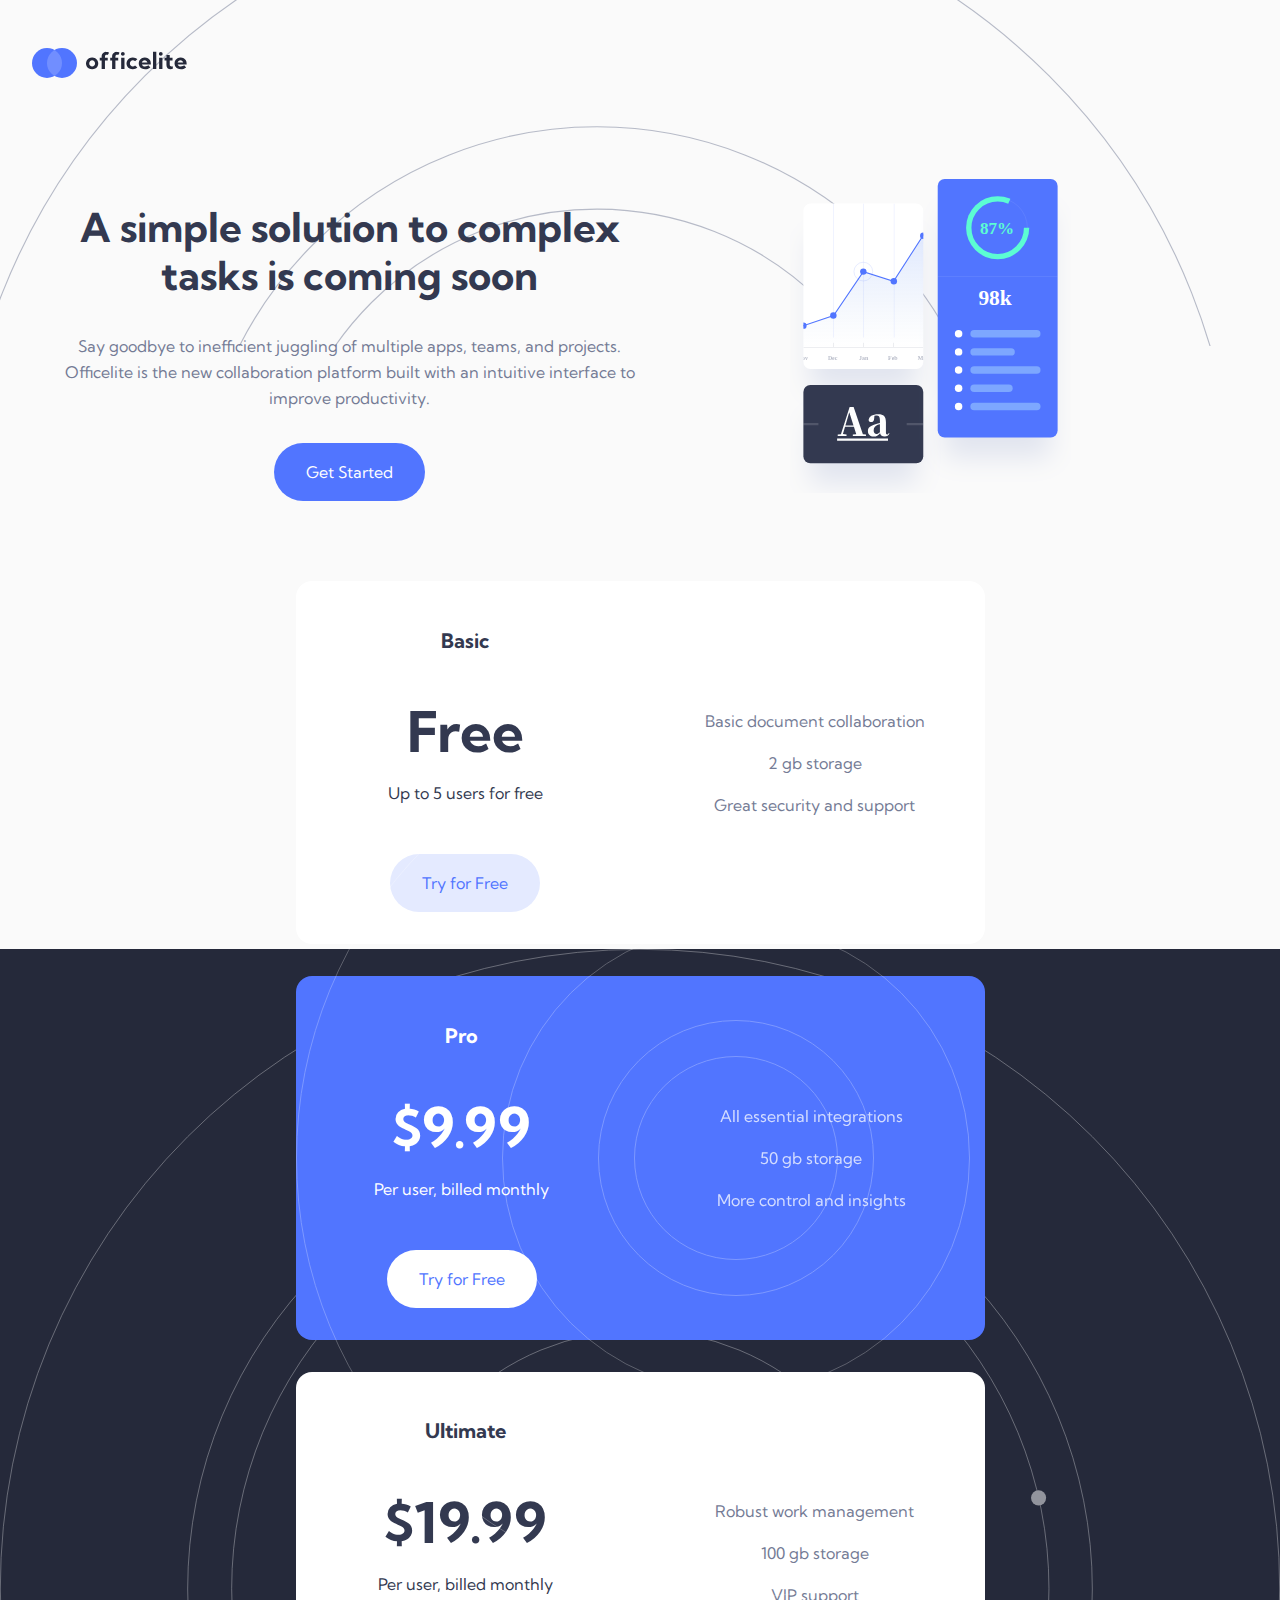
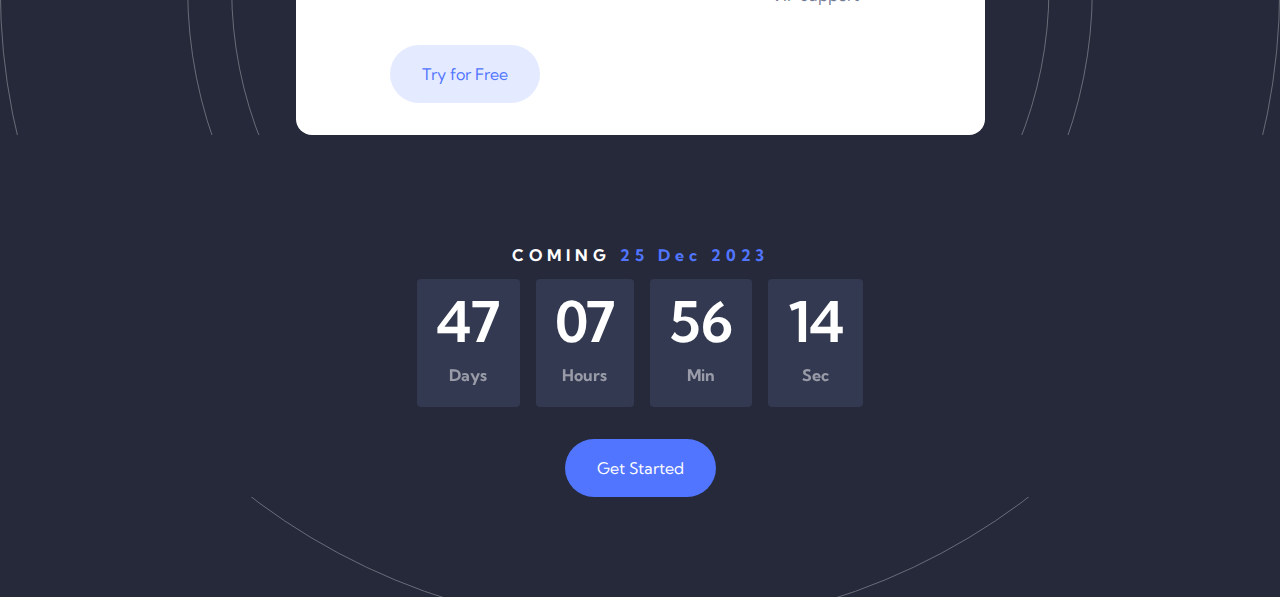
<file: src/index.html>
<!DOCTYPE html>
<html lang="en">
  <head>
    <meta charset="UTF-8" />
    <meta name="viewport" content="width=device-width, initial-scale=1.0" />

    <link
      rel="icon"
      type="image/png"
      sizes="32x32"
      href="./assets/favicon-32x32.png"
    />
    <link rel="stylesheet" type="text/css" href="style.css" />
    <script src="script.js"></script>

    <title>Frontend Mentor | Officelite coming soon site</title>
  </head>
  <body class="kumbh sign-up">
    <header class="flex-header">
      <div class="background-svg"></div>
      <svg
        width="155"
        height="30"
        xmlns="http://www.w3.org/2000/svg"
        xmlns:xlink="http://www.w3.org/1999/xlink"
      >
        <defs><circle id="a" cx="15" cy="15" r="15"></circle></defs>
        <g fill="none" fill-rule="evenodd">
          <g>
            <circle fill="#5175FF" cx="30" cy="15" r="15"></circle>
            <mask id="b" fill="#fff"><use xlink:href="#a"></use></mask>
            <use fill="#5175FF" xlink:href="#a"></use>
            <circle
              fill="#B4C4FF"
              opacity=".324"
              mask="url(#b)"
              cx="30"
              cy="15"
              r="15"
            ></circle>
          </g>
          <path
            d="M60.13 21.291c1.18 0 2.228-.254 3.147-.763a5.73 5.73 0 002.177-2.092c.533-.886.799-1.895.799-3.026 0-1.13-.266-2.139-.799-3.025a5.73 5.73 0 00-2.177-2.092c-.919-.51-1.968-.764-3.147-.764-1.18 0-2.23.255-3.154.764a5.72 5.72 0 00-2.182 2.092c-.533.886-.799 1.894-.799 3.025s.266 2.14.799 3.026a5.72 5.72 0 002.182 2.092c.923.509 1.974.763 3.154.763zm0-2.827c-.843 0-1.54-.29-2.09-.87-.552-.581-.828-1.31-.828-2.184 0-.874.276-1.602.827-2.182.551-.581 1.248-.871 2.09-.871.843 0 1.54.29 2.092.87.551.581.827 1.309.827 2.183 0 .875-.276 1.603-.827 2.183-.552.58-1.249.87-2.091.87zm12.82 2.601v-8.482h2.792V9.756H72.95V8.67c0-.671.151-1.167.454-1.487.303-.32.699-.481 1.189-.481.176 0 .371.026.586.08.214.052.417.158.609.316l1.275-2.296a5.744 5.744 0 00-1.51-.701 5.457 5.457 0 00-1.534-.226 4.65 4.65 0 00-2.16.514 4.064 4.064 0 00-1.608 1.487c-.406.649-.61 1.433-.61 2.353v1.527h-1.895v2.827h1.896v8.482h3.308zm10.466 0v-8.482h2.791V9.756h-2.791V8.67c0-.671.15-1.167.453-1.487.303-.32.7-.481 1.19-.481.176 0 .37.026.585.08.215.052.418.158.61.316l1.274-2.296a5.744 5.744 0 00-1.51-.701 5.457 5.457 0 00-1.534-.226 4.65 4.65 0 00-2.16.514 4.064 4.064 0 00-1.608 1.487c-.406.649-.609 1.433-.609 2.353v1.527h-1.895v2.827h1.895v8.482h3.309zm7.42-13.345c.552 0 .996-.166 1.333-.498.337-.331.506-.769.506-1.312s-.169-.98-.506-1.312c-.337-.331-.78-.497-1.332-.497s-.996.166-1.333.497c-.337.332-.505.77-.505 1.312 0 .543.168.98.505 1.312.337.332.781.498 1.333.498zm1.655 13.345V9.755h-3.309v11.31h3.309zm8.34.226c.911 0 1.756-.147 2.533-.44a5.946 5.946 0 002.005-1.234l-2.332-2.16c-.552.671-1.287 1.007-2.206 1.007-.842 0-1.54-.29-2.09-.87-.552-.581-.828-1.31-.828-2.184 0-.874.276-1.602.827-2.182.552-.581 1.249-.871 2.091-.871.92 0 1.654.335 2.206 1.006l2.332-2.16a5.946 5.946 0 00-2.005-1.233 7.102 7.102 0 00-2.533-.44c-1.218 0-2.303.254-3.257.763a5.846 5.846 0 00-2.257 2.092c-.551.886-.827 1.894-.827 3.025s.276 2.14.827 3.026a5.846 5.846 0 002.257 2.092c.954.509 2.04.763 3.257.763zm12.395 0c.797 0 1.63-.128 2.499-.384.87-.257 1.748-.728 2.636-1.414l-1.998-2.352a5.74 5.74 0 01-1.43.978c-.525.253-1.186.379-1.982.379-.743 0-1.392-.196-1.947-.588a2.972 2.972 0 01-1.143-1.527h8.96v-.984c0-1.138-.26-2.149-.781-3.03a5.632 5.632 0 00-2.131-2.082c-.9-.505-1.928-.758-3.085-.758-1.164 0-2.203.255-3.119.764a5.726 5.726 0 00-2.165 2.08c-.528.88-.793 1.88-.793 3.003 0 1.139.276 2.155.827 3.048.552.894 1.314 1.595 2.287 2.104.972.509 2.094.763 3.365.763zm2.195-6.718h-5.63c.161-.648.5-1.18 1.017-1.594.517-.415 1.128-.622 1.833-.622.696 0 1.294.203 1.792.61.497.408.827.943.988 1.606zm8.891 6.492V3.648h-3.308v17.417h3.308zM128.77 7.72c.552 0 .996-.166 1.333-.498.337-.331.505-.769.505-1.312s-.168-.98-.505-1.312c-.337-.331-.781-.497-1.333-.497-.551 0-.995.166-1.332.497-.337.332-.506.77-.506 1.312 0 .543.169.98.506 1.312.337.332.781.498 1.332.498zm1.655 13.345V9.755h-3.309v11.31h3.309zm8.248.226c.704 0 1.42-.14 2.148-.418v-2.67c-.421.174-.83.26-1.23.26-.535 0-.977-.152-1.326-.457-.348-.305-.523-.726-.523-1.261v-4.162h2.792V9.756h-2.792V6.928h-3.308v2.828h-1.896v2.827h1.896v4.535c0 1.342.366 2.373 1.097 3.093.731.72 1.779 1.08 3.142 1.08zm10.35 0c.797 0 1.63-.128 2.499-.384.87-.257 1.748-.728 2.636-1.414l-1.998-2.352a5.74 5.74 0 01-1.43.978c-.525.253-1.186.379-1.982.379-.743 0-1.392-.196-1.947-.588a2.972 2.972 0 01-1.144-1.527h8.961v-.984c0-1.138-.26-2.149-.781-3.03a5.632 5.632 0 00-2.131-2.082c-.9-.505-1.928-.758-3.085-.758-1.164 0-2.203.255-3.119.764a5.726 5.726 0 00-2.165 2.08c-.528.88-.793 1.88-.793 3.003 0 1.139.276 2.155.827 3.048.552.894 1.314 1.595 2.286 2.104.973.509 2.095.763 3.366.763zm2.195-6.718h-5.63c.161-.648.5-1.18 1.017-1.594.517-.415 1.128-.622 1.833-.622.696 0 1.294.203 1.792.61.497.408.827.943.988 1.606z"
            fill="#25293A"
            fill-rule="nonzero"
          ></path>
        </g>
      </svg>
    </header>
    <section class="top-section">
      <aside class="flex-chart"><div class="chart-svg"></div></aside>
      <div class="text-heading">
        <h2 class="top-section-header">
          A simple solution to complex tasks is coming soon
        </h2>
        <p class="top-section-paragraph">
          Say goodbye to inefficient juggling of multiple apps, teams, and
          projects. Officelite is the new collaboration platform built with an
          intuitive interface to improve productivity.
        </p>
        <div class="button-container"><a class="button1">Get Started</a></div>
      </div>
    </section>
    <section class="card-section">
      <div class="white-item-box">
        <div class="item-cost-side">
          <h6 class="dark-grey card-header">Basic</h6>
          <h1 class="dark-grey card-price">Free</h1>
          <p class="dark-grey card-users">Up to 5 users for free</p>
          <a class="button2a">Try for Free</a>
        </div>
        <div>
          <p class="card-features grey">Basic document collaboration</p>
          <p class="card-features grey">2 gb storage</p>
          <p class="card-features grey">Great security and support</p>
        </div>

        <a class="button2">Try for Free</a>
      </div>
      <div class="blue-item-box">
        <div class="item-box-pattern"></div>
        <div class="item-cost-side">
          <h6 class="white card-header">Pro</h6>
          <h1 class="white card-price">$9.99</h1>
          <p class="white card-users">Per user, billed monthly</p>
          <a class="button3a">Try for Free</a>
        </div>
        <div>
          <p class="white card-features opacity">All essential integrations</p>
          <p class="white card-features opacity">50 gb storage</p>
          <p class="white card-features opacity">More control and insights</p>
        </div>
        <a class="button3">Try for Free</a>
      </div>
      <div class="white-item-box">
        <div class="item-cost-side">
          <h6 class="dark-grey card-header">Ultimate</h6>
          <h1 class="dark-grey card-price">$19.99</h1>
          <p class="dark-grey card-users">Per user, billed monthly</p>
          <a class="button2a">Try for Free</a>
        </div>
        <div>
          <p class="card-features grey">Robust work management</p>
          <p class="card-features grey">100 gb storage</p>
          <p class="card-features grey">VIP support</p>
        </div>
        <a class="button2">Try for Free</a>
      </div>
    </section>

    <section class="bottom-section">
      <div class="bottom-svg"></div>

      <!-- If you're choosing to make this date dynamic, set it to 30 days in the future from the moment the visitor views the page -->
      <div class="desktop-bottom-flex">
        <div>
          <div class="date-header">
            <span class="white-date">COMING</span>
            <span id="deadlineDate" class="blue-date">25 Dec 2023</span>
          </div>

          <!-- If you're choosing to make this timer dynamic, have it countdown from the date you set above -->
          <div class="flex-time">
            <div class="text-date-card">
              <p id="days" class="number-text">47</p>
              <p class="time-text">Days</p>
            </div>
            <div class="text-date-card">
              <p id="hours" class="number-text">07</p>
              <p class="time-text">Hours</p>
            </div>
            <div class="text-date-card">
              <p id="minutes" class="number-text">56</p>
              <p class="time-text">Min</p>
            </div>
            <div class="text-date-card">
              <p id="seconds" class="number-text">14</p>
              <p class="time-text">Sec</p>
            </div>
          </div>
        </div>
        <div class="button-container"><a class="button1">Get Started</a></div>
      </div>
    </section>
  </body>
</html>
</file>
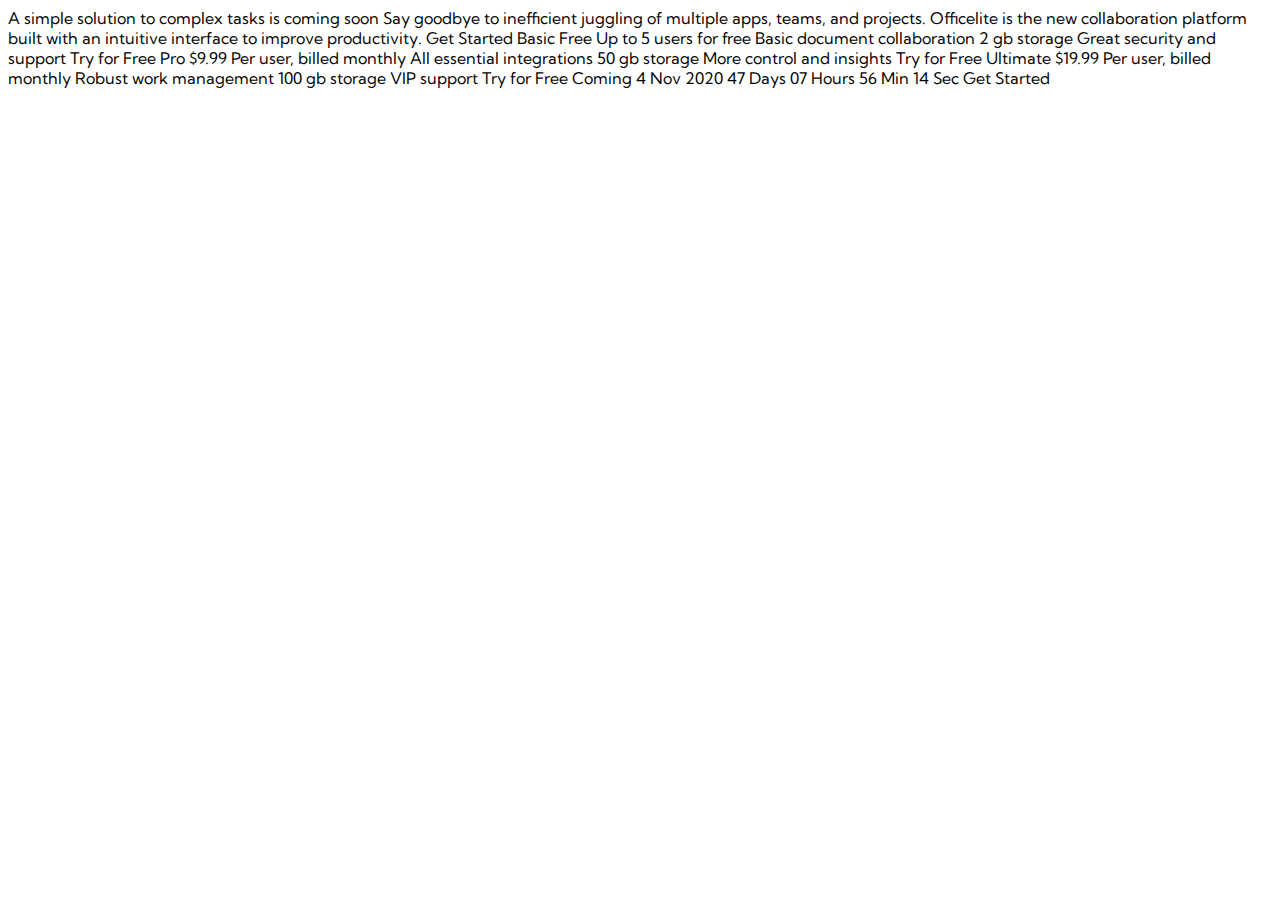
<file: starter-code/index.html>
<!DOCTYPE html>
<html lang="en">
  <head>
    <meta charset="UTF-8" />
    <meta name="viewport" content="width=device-width, initial-scale=1.0" />

    <link
      rel="icon"
      type="image/png"
      sizes="32x32"
      href="./assets/favicon-32x32.png"
    />
    <link rel="stylesheet" type="text/css" href="style.css" />

    <title>Frontend Mentor | Officelite coming soon site</title>
  </head>
  <body class="kumbh">
    A simple solution to complex tasks is coming soon Say goodbye to inefficient
    juggling of multiple apps, teams, and projects. Officelite is the new
    collaboration platform built with an intuitive interface to improve
    productivity. Get Started Basic Free Up to 5 users for free Basic document
    collaboration 2 gb storage Great security and support Try for Free Pro $9.99
    Per user, billed monthly All essential integrations 50 gb storage More
    control and insights Try for Free Ultimate $19.99 Per user, billed monthly
    Robust work management 100 gb storage VIP support Try for Free

    <!-- If you're choosing to make this date dynamic, set it to 30 days in the future from the moment the visitor views the page -->
    Coming 4 Nov 2020

    <!-- If you're choosing to make this timer dynamic, have it countdown from the date you set above -->
    47 Days 07 Hours 56 Min 14 Sec Get Started
  </body>
</html>
</file>
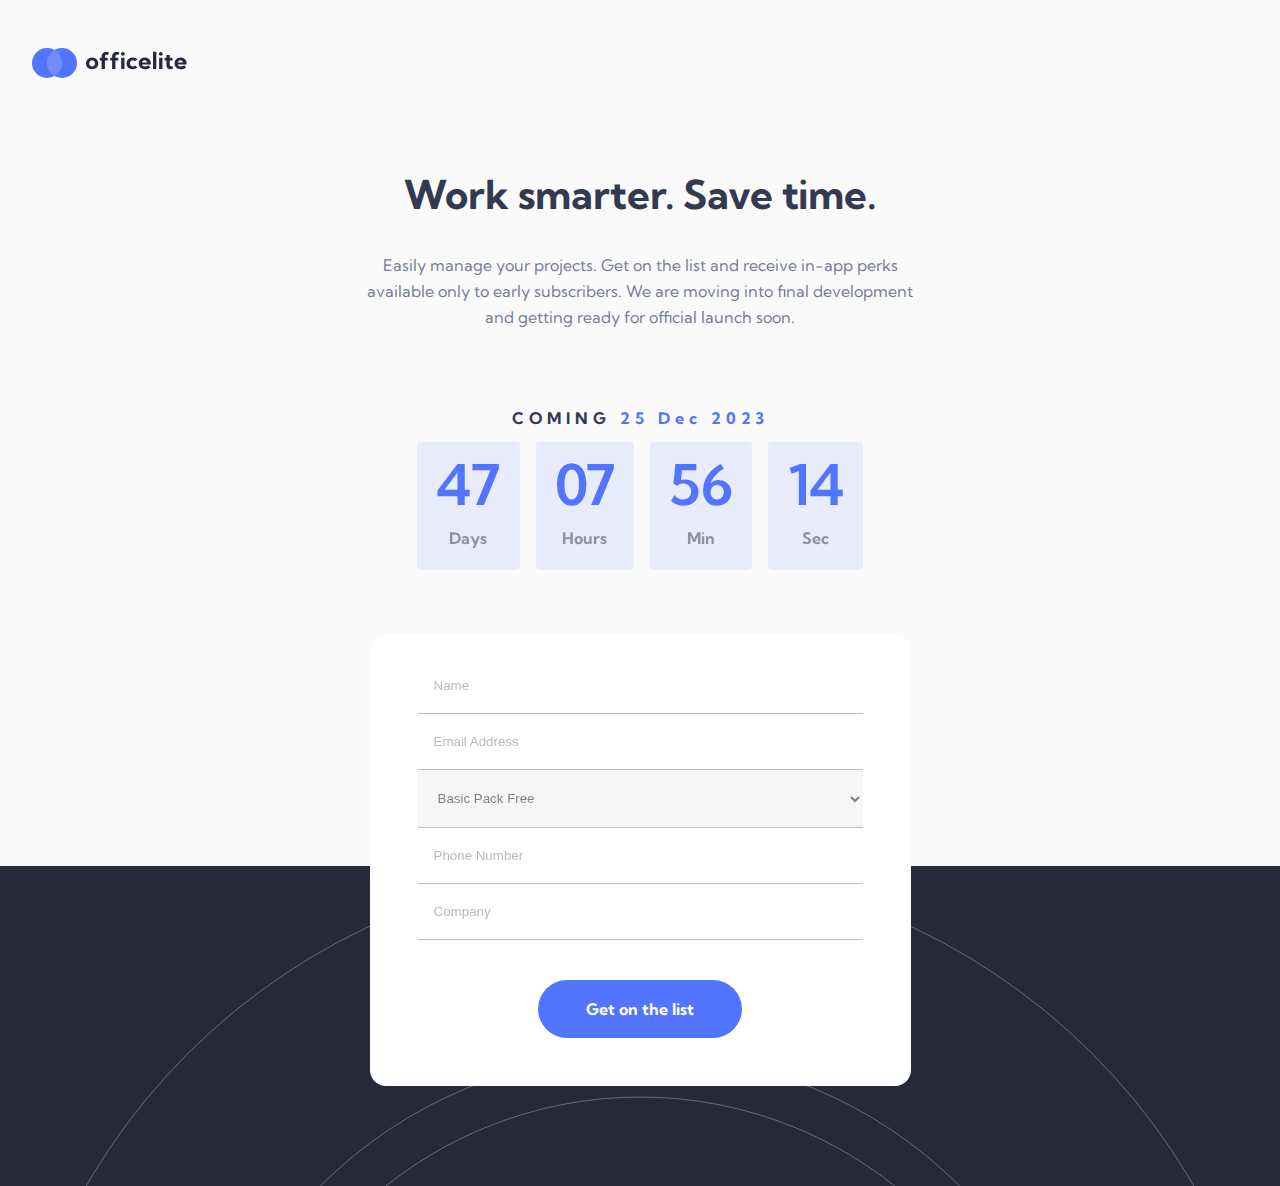
<file: src/sign-up.html>
<!DOCTYPE html>
<html lang="en">
  <head>
    <meta charset="UTF-8" />
    <meta name="viewport" content="width=device-width, initial-scale=1.0" />

    <link
      rel="icon"
      type="image/png"
      sizes="32x32"
      href="./assets/favicon-32x32.png"
    />
    <link rel="stylesheet" type="text/css" href="style.css" />
    <script src="script.js"></script>

    <title>Frontend Mentor | Officelite coming soon site</title>
  </head>
  <body class="kumbh sign-up">
    <header class="flex-header">
      <div class="alt-background-svg"></div>
      <svg
        width="155"
        height="30"
        xmlns="http://www.w3.org/2000/svg"
        xmlns:xlink="http://www.w3.org/1999/xlink"
      >
        <defs><circle id="a" cx="15" cy="15" r="15"></circle></defs>
        <g fill="none" fill-rule="evenodd">
          <g>
            <circle fill="#5175FF" cx="30" cy="15" r="15"></circle>
            <mask id="b" fill="#fff"><use xlink:href="#a"></use></mask>
            <use fill="#5175FF" xlink:href="#a"></use>
            <circle
              fill="#B4C4FF"
              opacity=".324"
              mask="url(#b)"
              cx="30"
              cy="15"
              r="15"
            ></circle>
          </g>
          <path
            d="M60.13 21.291c1.18 0 2.228-.254 3.147-.763a5.73 5.73 0 002.177-2.092c.533-.886.799-1.895.799-3.026 0-1.13-.266-2.139-.799-3.025a5.73 5.73 0 00-2.177-2.092c-.919-.51-1.968-.764-3.147-.764-1.18 0-2.23.255-3.154.764a5.72 5.72 0 00-2.182 2.092c-.533.886-.799 1.894-.799 3.025s.266 2.14.799 3.026a5.72 5.72 0 002.182 2.092c.923.509 1.974.763 3.154.763zm0-2.827c-.843 0-1.54-.29-2.09-.87-.552-.581-.828-1.31-.828-2.184 0-.874.276-1.602.827-2.182.551-.581 1.248-.871 2.09-.871.843 0 1.54.29 2.092.87.551.581.827 1.309.827 2.183 0 .875-.276 1.603-.827 2.183-.552.58-1.249.87-2.091.87zm12.82 2.601v-8.482h2.792V9.756H72.95V8.67c0-.671.151-1.167.454-1.487.303-.32.699-.481 1.189-.481.176 0 .371.026.586.08.214.052.417.158.609.316l1.275-2.296a5.744 5.744 0 00-1.51-.701 5.457 5.457 0 00-1.534-.226 4.65 4.65 0 00-2.16.514 4.064 4.064 0 00-1.608 1.487c-.406.649-.61 1.433-.61 2.353v1.527h-1.895v2.827h1.896v8.482h3.308zm10.466 0v-8.482h2.791V9.756h-2.791V8.67c0-.671.15-1.167.453-1.487.303-.32.7-.481 1.19-.481.176 0 .37.026.585.08.215.052.418.158.61.316l1.274-2.296a5.744 5.744 0 00-1.51-.701 5.457 5.457 0 00-1.534-.226 4.65 4.65 0 00-2.16.514 4.064 4.064 0 00-1.608 1.487c-.406.649-.609 1.433-.609 2.353v1.527h-1.895v2.827h1.895v8.482h3.309zm7.42-13.345c.552 0 .996-.166 1.333-.498.337-.331.506-.769.506-1.312s-.169-.98-.506-1.312c-.337-.331-.78-.497-1.332-.497s-.996.166-1.333.497c-.337.332-.505.77-.505 1.312 0 .543.168.98.505 1.312.337.332.781.498 1.333.498zm1.655 13.345V9.755h-3.309v11.31h3.309zm8.34.226c.911 0 1.756-.147 2.533-.44a5.946 5.946 0 002.005-1.234l-2.332-2.16c-.552.671-1.287 1.007-2.206 1.007-.842 0-1.54-.29-2.09-.87-.552-.581-.828-1.31-.828-2.184 0-.874.276-1.602.827-2.182.552-.581 1.249-.871 2.091-.871.92 0 1.654.335 2.206 1.006l2.332-2.16a5.946 5.946 0 00-2.005-1.233 7.102 7.102 0 00-2.533-.44c-1.218 0-2.303.254-3.257.763a5.846 5.846 0 00-2.257 2.092c-.551.886-.827 1.894-.827 3.025s.276 2.14.827 3.026a5.846 5.846 0 002.257 2.092c.954.509 2.04.763 3.257.763zm12.395 0c.797 0 1.63-.128 2.499-.384.87-.257 1.748-.728 2.636-1.414l-1.998-2.352a5.74 5.74 0 01-1.43.978c-.525.253-1.186.379-1.982.379-.743 0-1.392-.196-1.947-.588a2.972 2.972 0 01-1.143-1.527h8.96v-.984c0-1.138-.26-2.149-.781-3.03a5.632 5.632 0 00-2.131-2.082c-.9-.505-1.928-.758-3.085-.758-1.164 0-2.203.255-3.119.764a5.726 5.726 0 00-2.165 2.08c-.528.88-.793 1.88-.793 3.003 0 1.139.276 2.155.827 3.048.552.894 1.314 1.595 2.287 2.104.972.509 2.094.763 3.365.763zm2.195-6.718h-5.63c.161-.648.5-1.18 1.017-1.594.517-.415 1.128-.622 1.833-.622.696 0 1.294.203 1.792.61.497.408.827.943.988 1.606zm8.891 6.492V3.648h-3.308v17.417h3.308zM128.77 7.72c.552 0 .996-.166 1.333-.498.337-.331.505-.769.505-1.312s-.168-.98-.505-1.312c-.337-.331-.781-.497-1.333-.497-.551 0-.995.166-1.332.497-.337.332-.506.77-.506 1.312 0 .543.169.98.506 1.312.337.332.781.498 1.332.498zm1.655 13.345V9.755h-3.309v11.31h3.309zm8.248.226c.704 0 1.42-.14 2.148-.418v-2.67c-.421.174-.83.26-1.23.26-.535 0-.977-.152-1.326-.457-.348-.305-.523-.726-.523-1.261v-4.162h2.792V9.756h-2.792V6.928h-3.308v2.828h-1.896v2.827h1.896v4.535c0 1.342.366 2.373 1.097 3.093.731.72 1.779 1.08 3.142 1.08zm10.35 0c.797 0 1.63-.128 2.499-.384.87-.257 1.748-.728 2.636-1.414l-1.998-2.352a5.74 5.74 0 01-1.43.978c-.525.253-1.186.379-1.982.379-.743 0-1.392-.196-1.947-.588a2.972 2.972 0 01-1.144-1.527h8.961v-.984c0-1.138-.26-2.149-.781-3.03a5.632 5.632 0 00-2.131-2.082c-.9-.505-1.928-.758-3.085-.758-1.164 0-2.203.255-3.119.764a5.726 5.726 0 00-2.165 2.08c-.528.88-.793 1.88-.793 3.003 0 1.139.276 2.155.827 3.048.552.894 1.314 1.595 2.286 2.104.973.509 2.095.763 3.366.763zm2.195-6.718h-5.63c.161-.648.5-1.18 1.017-1.594.517-.415 1.128-.622 1.833-.622.696 0 1.294.203 1.792.61.497.408.827.943.988 1.606z"
            fill="#25293A"
            fill-rule="nonzero"
          ></path>
        </g>
      </svg>
    </header>
    <section class="grid-sign-up">
      <section class="time-section">
        <section>
          <div>
            <div>
              <h2 class="alt-top-section-header">Work smarter. Save time.</h2>
              <p class="top-section-paragraph">
                Easily manage your projects. Get on the list and receive in-app
                perks available only to early subscribers. We are moving into
                final development and getting ready for official launch soon.
              </p>
            </div>
          </div>
        </section>
        <section class="alt-bottom-section">
          <!-- <div class="flex-bottom-svg"><div class="bottom-svg"></div></div> -->
          <!-- If you're choosing to make this date dynamic, set it to 30 days in the future from the moment the visitor views the page -->
          <div class="alt-date-header">
            <span class="dark-grey">COMING</span>
            <span id="deadlineDate" class="blue-date">25 Dec 2023</span>
          </div>

          <!-- If you're choosing to make this timer dynamic, have it countdown from the date you set above -->
          <div class="alt-flex-time">
            <div class="alt-text-date-card">
              <p id="days" class="alt-number-text">47</p>
              <p class="alt-time-text">Days</p>
            </div>
            <div class="alt-text-date-card">
              <p id="hours" class="alt-number-text">07</p>
              <p class="alt-time-text">Hours</p>
            </div>
            <div class="alt-text-date-card">
              <p id="minutes" class="alt-number-text">56</p>
              <p class="alt-time-text">Min</p>
            </div>
            <div class="alt-text-date-card">
              <p id="seconds" class="alt-number-text">14</p>
              <p class="alt-time-text">Sec</p>
            </div>
          </div>
        </section>
      </section>
      <section>
        <div class="flex-form">
          <input class="input-text" type="text" placeholder="Name" />
          <input class="input-text" type="text" placeholder="Email Address" />
          <select name="Basic Pack" class="dropdown-text">
            <option value="volvo">
              <span class="black">Basic Pack</span> Free
            </option>
            <option value="pro"><span>Pro Pack</span> $9.99</option>
            <option value="ultimate"><span>Ultimate Pack</span> $19.99</option>
          </select>
          <input class="input-text" type="text" placeholder="Phone Number" />
          <input class="input-text" type="text" placeholder="Company" />
          <a class="button4">Get on the list</a>
        </div>
      </section>
    </section>
    <div class="blue-bottom"></div>
  </body>
</html>
</file>
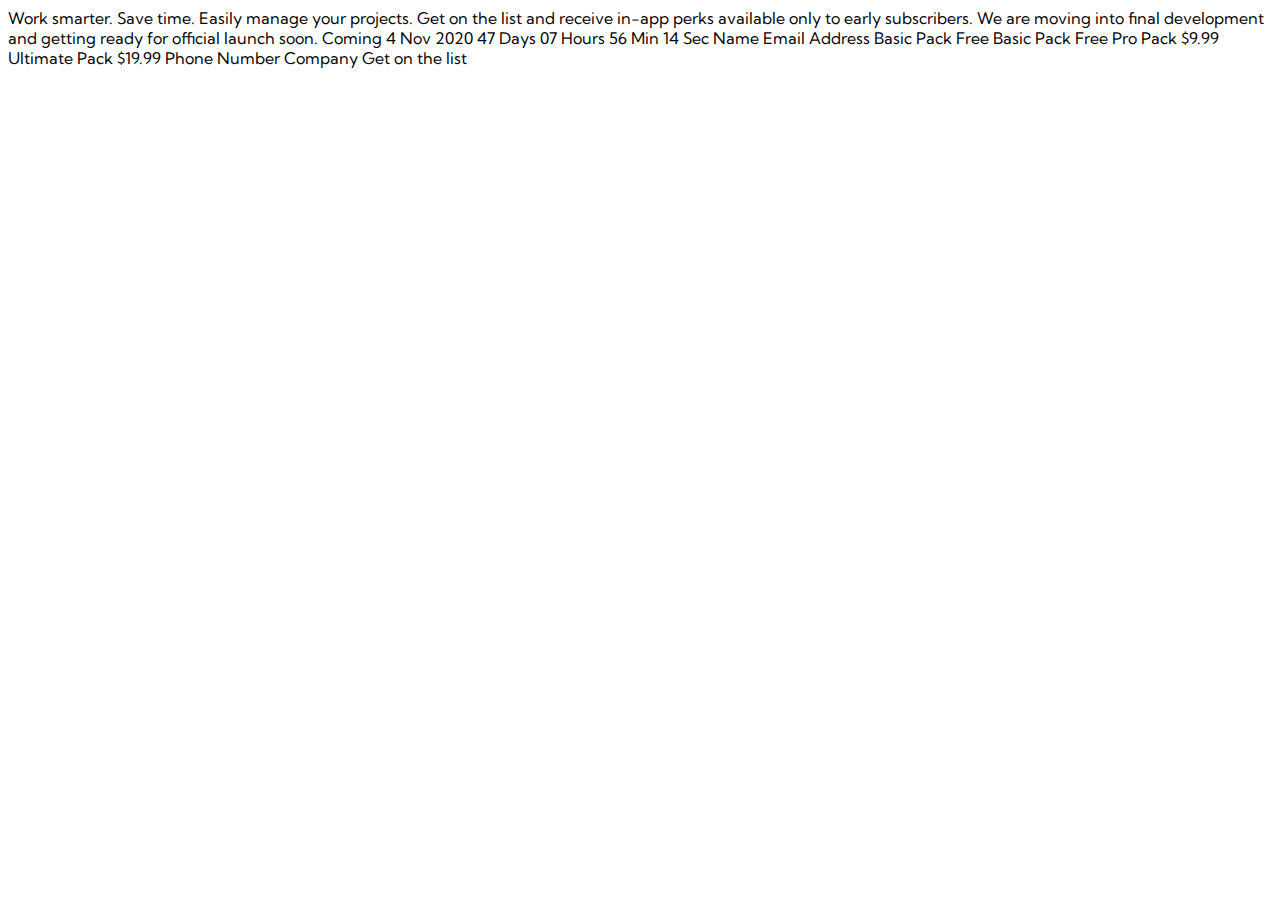
<file: starter-code/sign-up.html>
<!DOCTYPE html>
<html lang="en">
  <head>
    <meta charset="UTF-8" />
    <meta name="viewport" content="width=device-width, initial-scale=1.0" />

    <link
      rel="icon"
      type="image/png"
      sizes="32x32"
      href="./assets/favicon-32x32.png"
    />
    <link rel="stylesheet" type="text/css" href="style.css" />

    <title>Frontend Mentor | Officelite coming soon site</title>
  </head>
  <body class="kumbh">
    Work smarter. Save time. Easily manage your projects. Get on the list and
    receive in-app perks available only to early subscribers. We are moving into
    final development and getting ready for official launch soon.

    <!-- If you're choosing to make this date dynamic, set it to 30 days in the future from the moment the visitor views the page -->
    Coming 4 Nov 2020

    <!-- If you're choosing to make this timer dynamic, have it countdown from the date you set above -->
    47 Days 07 Hours 56 Min 14 Sec Name Email Address Basic Pack Free Basic Pack
    Free Pro Pack $9.99 Ultimate Pack $19.99 Phone Number Company Get on the
    list
  </body>
</html>
</file>
<file: src/style.css>
@font-face {
  font-family: "Kumbh";
  src: url("./assets/Kumbh_Sans/KumbhSans-VariableFont_YOPQ\,wght.ttf")
    format("woff2-variations");
  font-weight: 100 900;
}

:root {
  --blue: #5175ff;
  --light-blue: #829cff;
  --black: #25293a;
  --dark-grey: #333950;
  --grey: #747b95;
  --salmon: #f05b5b;
  --white: #ffffff;
  --off-white: #f2f2f2;
  --periwinkle: #e4eaff;
  --periwinkle-dark: #d3dcff;
  --fill-white: #fafafa;

  --kumbh: "Kumbh", sans-serif;

  --cost-size: 3.5rem;
  --header-mobile: 2.5rem;
  --number-text: 2rem;
  --paragraph-mobile: 1rem;
  --card-header: 1.25rem;
  --time-text: 0.75rem;

  --line-height-taller: 4rem;
  --line-height-tall: 3rem;
  --line-height-small: 1.625rem;

  --regular: 400;
  --medium: 500;
  --semi-bold: 600;
  --bolder: 700;
}

.kumbh {
  font-family: var(--kumbh);
}

body {
  background-color: var(--fill-white);
  margin: 0;
  width: 100%;
}

.flex-header {
  display: flex;
  justify-content: center;
  margin: 3rem 0 5.8rem 0;
}

.svg-width {
  max-width: 100%;
  height: auto;
}

.background-svg {
  color: black;
  position: absolute;
  top: -10rem;
  left: -2.7rem;
  width: 100%;
  height: 458px;
  background-image: url("./assets/home/bg-pattern-header.svg");
  background-repeat: no-repeat;
  background-size: cover;
  z-index: -1;
}

.chart-svg {
  position: relative;
  width: 171px;
  height: 192px;
  background-image: url("./assets/home/illustration-charts.svg");
  background-repeat: no-repeat;
  background-size: cover;
}

.flex-chart {
  display: flex;
  justify-content: center;
}

.alt-top-section-header {
  color: var(--dark-grey);
  font-size: var(--header-mobile);
  font-weight: var(--bolder);
  vertical-align: top;
  line-height: var(--line-height-tall);
  text-align: center;
}

.top-section-header {
  color: var(--dark-grey);
  font-size: var(--header-mobile);
  font-weight: var(--bolder);
  vertical-align: top;
  line-height: var(--line-height-tall);
  text-align: center;
}

.top-section-paragraph {
  color: var(--grey);
  font-size: var(--paragraph-mobile);
  font-weight: var(--regular);
  vertical-align: top;
  line-height: var(--line-height-small);
  text-align: center;
}

.top-section {
  max-width: 20.5rem;
  margin: 0 auto 5rem;
}

.button1 {
  font-size: var(--paragraph-mobile);
  line-height: var(--line-height-small);
  text-align: left;
  vertical-align: top;
  background-color: var(--blue);
  color: var(--white);
  padding: 1rem 2rem 1rem 2rem;
  border-radius: 2rem;
}

.button2 {
  font-size: var(--paragraph-mobile);
  line-height: var(--line-height-small);
  text-align: left;
  vertical-align: top;
  background-color: var(--periwinkle);
  color: var(--blue);
  padding: 1rem 2rem 1rem 2rem;
  border-radius: 2rem;
  margin: 1rem 0 2rem 0;
}

.button2a {
  display: none;
  font-size: var(--paragraph-mobile);
  line-height: var(--line-height-small);
  text-align: left;
  vertical-align: top;
  background-color: var(--periwinkle);
  color: var(--blue);
  padding: 1rem 2rem 1rem 2rem;
  border-radius: 2rem;
  margin: 1rem 0 2rem 0;
}

.button3 {
  font-size: var(--paragraph-mobile);
  line-height: var(--line-height-small);
  text-align: left;
  vertical-align: top;
  background-color: var(--white);
  color: var(--blue);
  padding: 1rem 2rem 1rem 2rem;
  border-radius: 2rem;
  margin: 1rem 0 2rem 0;
}

.button3a {
  display: none;
  font-size: var(--paragraph-mobile);
  line-height: var(--line-height-small);
  text-align: left;
  vertical-align: top;
  background-color: var(--white);
  color: var(--blue);
  padding: 1rem 2rem 1rem 2rem;
  border-radius: 2rem;
  margin: 1rem 0 2rem 0;
}

.button4 {
  font-size: var(--paragraph-mobile);
  line-height: var(--line-height-small);
  text-align: center;
  vertical-align: top;
  background-color: var(--blue);
  color: var(--white);
  padding: 1rem 3rem 1rem 3rem;
  border-radius: 2rem;
  margin-top: 2.5rem;
  font-weight: var(--bolder);
  align-self: center;
}

.button1:hover {
  background-color: var(--light-blue);
}

.button2:hover {
  background-color: var(--periwinkle-dark);
}

.button2a:hover {
  background-color: var(--periwinkle-dark);
}

.button3:hover {
  color: var(--light-blue);
}

.button3a:hover {
  color: var(--light-blue);
}

/* .button4:hover {
  background-color: var(--light-blue);
} */

.button-container {
  margin-top: 2rem;
  display: flex;
  justify-content: center;
}

.white {
  color: var(--white);
}

.black {
  color: var(--black);
}
/*
.blue {
  color: var(--blue);
}

.grey {
  color: var(--grey);
}
*/
.dark-grey {
  color: var(--dark-grey);
}

.grey {
  color: var(--grey);
}

.opacity {
  opacity: 0.75;
}

.card-section {
  display: flex;
  flex-direction: column;
  max-width: 20.5rem;
  gap: 2rem;
  margin: 0 auto;
}

.card-features {
  font-weight: var(--regular);
  line-height: var(--line-height-small);
  vertical-align: top;
  font-size: var(--paragraph-mobile);
}

.card-users {
  font-weight: var(--regular);
  line-height: var(--line-height-small);
  vertical-align: top;
  font-size: var(--paragraph-mobile);
  margin-bottom: 2rem;
}

.card-price {
  font-weight: var(--bolder);
  line-height: var(--line-height-taller);
  font-size: var(--cost-size);
  vertical-align: top;
  margin: 0;
}

.card-header {
  font-weight: var(--bolder);
  line-height: var(--line-height-small);
  vertical-align: top;
  font-size: var(--card-header);
}

.white-item-box {
  background-color: var(--white);
  border-radius: 1rem;
  display: flex;
  flex-direction: column;
  align-items: center;
  text-align: center;
}

.blue-item-box {
  background-color: var(--blue);
  border-radius: 1rem;
  display: flex;
  flex-direction: column;
  align-items: center;
  text-align: center;
}

.item-box-pattern {
  width: 100%;
  height: 468px;
  overflow: auto;
  position: absolute;
  background-image: url("./assets/home/bg-pattern-pricing.svg");
  background-repeat: no-repeat;
  justify-content: center;
  background-size: cover;
}

.bottom-section {
  background-color: var(--black);
}

.alt-bottom-section {
  background-color: var(--white);
}

.flex-bottom-svg {
  display: flex;
  justify-content: center;
}

.alt-date-header {
  margin-top: 5rem;
  font-size: var(--paragraph-mobile);
  line-height: var(--line-height-tall);
  letter-spacing: 5px;
  vertical-align: top;
  font-weight: var(--bolder);
  text-align: center;
  margin: 4rem auto 0;
  width: 100%;
  background-color: var(--fill-white);
}

.date-header {
  font-size: var(--paragraph-mobile);
  line-height: var(--line-height-tall);
  letter-spacing: 5px;
  vertical-align: top;
  font-weight: var(--bolder);
  text-align: center;
  margin: 0 auto;
  padding-top: 6rem;
  width: 100%;
}

.blue-date {
  color: var(--blue);
}

.white-date {
  color: var(--white);
}

.alt-flex-time {
  background-color: var(--fill-white);
  display: flex;
  justify-content: center;
  gap: 1rem;
}

.flex-time {
  display: flex;
  justify-content: center;
  gap: 1rem;
}

.alt-text-date-card {
  background-color: rgba(81, 117, 255, 0.1);
  text-align: center;
  padding: 1.2rem;
  border-radius: 0.25rem;
}

.text-date-card {
  background-color: var(--dark-grey);
  text-align: center;
  padding: 1.2rem;
  border-radius: 0.25rem;
}

.alt-number-text {
  margin: 0;
  font-size: var(--number-text);
  font-weight: var(--semi-bold);
  line-height: var(--line-height-tall);
  color: var(--blue);
  vertical-align: bottom;
}

.number-text {
  margin: 0;
  font-size: var(--number-text);
  font-weight: var(--semi-bold);
  line-height: var(--line-height-tall);
  color: var(--white);
  vertical-align: bottom;
}

.alt-time-text {
  margin: 0;
  font-size: var(--time-text);
  font-weight: var(--bolder);
  line-height: var(--line-height-small);
  color: var(--dark-grey);
  opacity: 50%;
  vertical-align: bottom;
}

.time-text {
  margin: 0;
  font-size: var(--time-text);
  font-weight: var(--bolder);
  line-height: var(--line-height-small);
  color: var(--white);
  opacity: 50%;
  vertical-align: bottom;
}

.dropdown-text {
  border-width: 0 0 1px 0;
  padding: 1.25rem 1rem 1.25rem 1rem;
  border-style: none none solid none;
  border-color: var(--grey);
  opacity: 50%;
}

.input-text {
  border-width: 0 0 1px 0;
  padding: 1.25rem 1rem 1.25rem 1rem;
  border-style: none none solid none;
  border-color: var(--grey);
  opacity: 50%;
}

.flex-form {
  display: flex;
  flex-direction: column;
  background-color: var(--white);
  padding: 1rem;
  /* margin: 4rem 1rem 1rem 1rem; */
  margin: 4rem auto;

  border-radius: 1rem;
  max-width: 327px;
}

.sign-up {
  background-color: var(--fill-white);
  position: relative;
}

.blue-bottom {
  position: absolute;
  /* bottom: 0; */
  bottom: -100px;
  left: 0;
  width: 100%;
  height: 320px;
  z-index: -1;
  background-color: var(--black);
  background-image: url("./assets/home/bg-pattern-footer.svg");
  background-repeat: no-repeat;
  background-size: cover;
  /* filter: brightness(2); */
}

.bottom-svg {
  position: absolute;
  /* bottom: 0; */
  bottom: -100px;
  left: 0;
  width: 100%;
  height: 1248px;
  z-index: -1;
  background-color: var(--black);
  background-image: url("./assets/home/bg-pattern-footer.svg");
  background-repeat: no-repeat;
  background-size: cover;
  /* filter: brightness(2); */
}

@media (min-width: 768px) {
  .button3 {
    max-width: fit-content;
    display: none;
  }

  .button3a {
    max-width: fit-content;
    display: block;
  }

  .button2 {
    max-width: fit-content;
    display: none;
  }

  .button2a {
    display: block;
    max-width: fit-content;
  }

  .flex-form {
    max-width: 445px;
    padding: 1.5rem 3rem 3rem 3rem;
  }

  .top-section-paragraph {
    margin: auto;
    max-width: 572px;
  }

  .flex-header {
    justify-content: left;
    margin-left: 2rem;
  }

  .alt-number-text {
    font-size: var(--cost-size);
  }

  .number-text {
    font-size: var(--cost-size);
  }

  .alt-time-text {
    font-size: var(--paragraph-mobile);
  }

  .time-text {
    font-size: var(--paragraph-mobile);
  }

  .text-date-card {
    display: flex;
    flex-direction: column;
    gap: 1rem;
  }

  .alt-text-date-card {
    display: flex;
    flex-direction: column;
    gap: 1rem;
  }

  .alt-background-svg {
    display: none;
  }

  .top-section {
    max-width: 90%;
    display: grid;
    grid-template-columns: 1fr 1fr; /* Adjust column widths as needed */
    grid-gap: 10px; /* Adjust gap size as needed */
  }

  .text-heading {
    order: -1;
  }

  .flex-chart {
    align-items: center;
  }

  .chart-svg {
    width: 281px;
    height: 314px;
  }

  .white-item-box {
    display: grid;
    max-width: 689px;
    grid-template-columns: 1fr 1fr; /* Creates two equal columns */
    grid-gap: 10px;
  }

  .blue-item-box {
    position: relative;
    background-color: var(--blue);
    border-radius: 1rem;
    display: grid;
    grid-template-columns: repeat(2, auto);
    grid-gap: 10px;
    align-items: center;
    text-align: center;
  }

  .card-section {
    max-width: 43.063rem;
  }

  .item-cost-side {
    display: flex;
    flex-direction: column;
    justify-content: center;
    align-items: center;
  }

  .item-box-pattern {
    max-width: 100%;
    width: 880px;
    height: 880px;
    overflow: hidden;
    position: absolute;
    background-image: url("./assets/home/bg-pattern-pricing.svg");
    background-repeat: no-repeat;
    background-size: cover;
  }
}

@media (min-width: 1440px) {
  .top-section {
    max-width: 1110px;
  }

  .flex-header {
    max-width: 1110px;
    margin: 5rem auto;
  }

  .blue-item-box {
    background-color: var(--blue);
    border-radius: 1rem;
    display: flex;
    flex-direction: column;
    align-items: center;
    text-align: center;
    width: 350px;
  }

  .white-item-box {
    background-color: var(--white);
    border-radius: 1rem;
    display: flex;
    flex-direction: column;
    align-items: center;
    text-align: center;
    width: 350px;
  }

  .card-section {
    display: flex;
    flex-direction: row;
    max-width: 1110px;
    gap: 2rem;
    justify-content: space-evenly;
    margin: 0 auto;
  }

  .blue-bottom {
    position: fixed;
    top: 0;
    left: 75%;
    width: 25%;
    height: 100vh; /* Adjust the height as needed */
    z-index: -1;
    background-color: var(--black);
    background-image: url("./assets/home/bg-pattern-footer.svg");
    background-repeat: no-repeat;
    background-size: cover;
  }

  .top-section-paragraph {
    text-align: left;
    font-size: 18px;
  }

  .alt-top-section-header {
    font-size: 56px;
    max-width: 540px;
    /* margin: auto; */
    text-align: left;
  }

  .grid-sign-up {
    display: grid;
    grid-template-columns: 1fr 1fr;
    align-items: end;
  }

  .time-section {
    margin: 4rem auto;
    margin-left: 8rem;
  }

  .alt-date-header {
    text-align: left;
    margin: 2rem auto 0;
  }

  .alt-flex-time {
    justify-content: start;
  }

  .top-section-header {
    text-align: left;
  }

  .text-heading {
    justify-content: center;
    width: 540px;
    text-align: left;
  }

  .button-container {
    justify-content: start;
  }

  .button2a {
    display: none;
  }

  .button3a {
    display: none;
  }

  .button2 {
    display: block;
  }

  .button3 {
    display: block;
  }

  .bottom-svg {
    height: 603px;
  }

  .desktop-bottom-flex {
    display: flex;
    justify-content: space-between;
    align-items: center;
    max-width: 1110px;
    margin: 0 auto;
  }
}

/* Next to dos

- Get base level page formatting
- Start on mobile design

*/
</file>
<file: starter-code/style.css>
@font-face {
  font-family: "Kumbh";
  src: url("./assets/Kumbh_Sans/KumbhSans-VariableFont_YOPQ\,wght.ttf")
    format("woff2-variations");
  font-weight: 100 900;
}

:root {
  --blue: #5175ff;
  --light-blue: #829cff;
  --black: #25293a;
  --dark-grey: #333950;
  --grey: #747b95;
  --salmon: #f05b5b;

  --kumbh: "Kumbh", sans-serif;

  --regular: 400;
  --medium: 500;
  --semi-bold: 600;
  --bolder: 700;
}

.kumbh {
  font-family: var(--kumbh);
}
</file>
